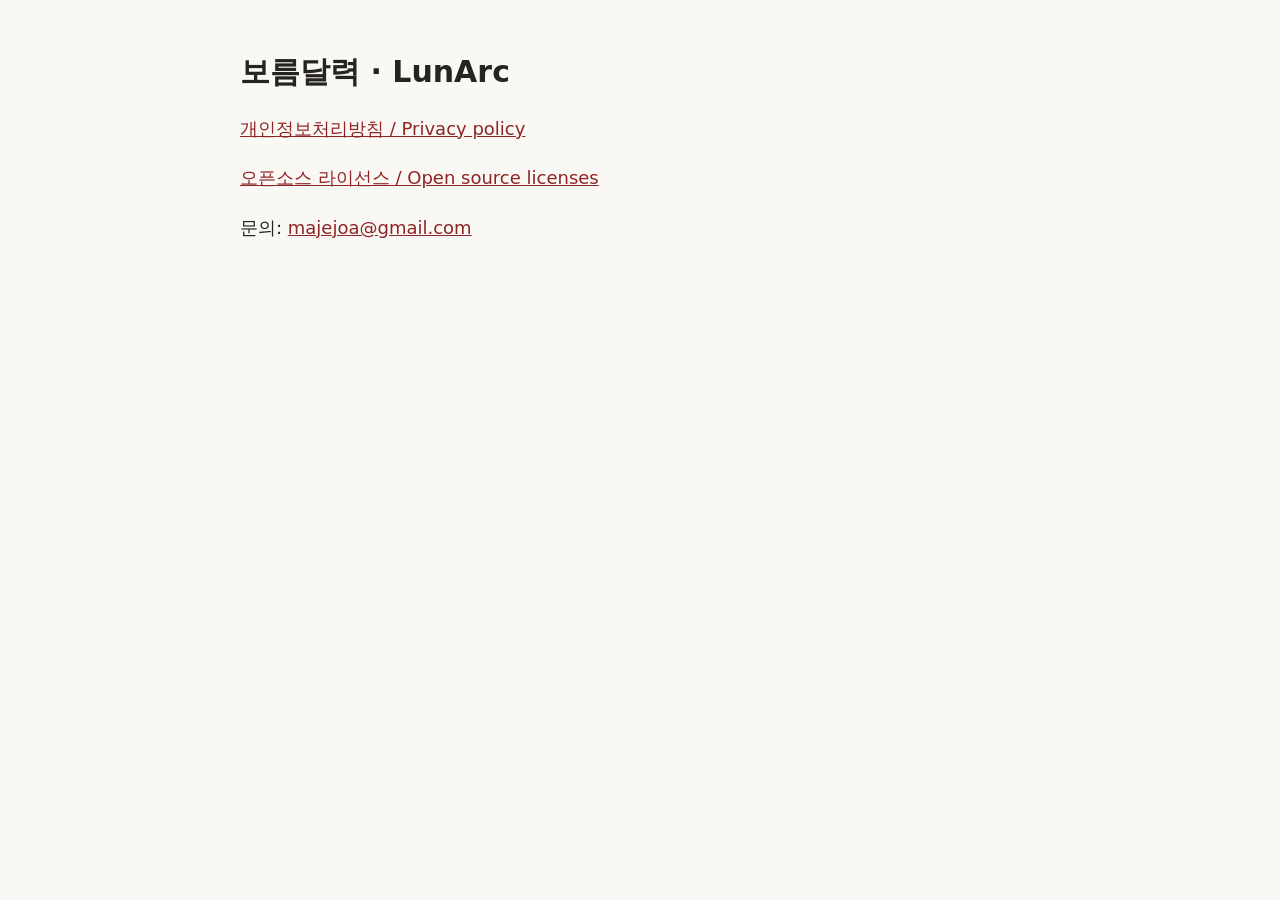
<file: index.html>
<!doctype html><html lang="ko"><meta charset="utf-8"><meta name="viewport" content="width=device-width,initial-scale=1"><title>보름달력 · LunArc</title><link rel="stylesheet" href="style.css"><main><h1>보름달력 · LunArc</h1><p><a href="privacy.html">개인정보처리방침 / Privacy policy</a></p><p><a href="licenses.html">오픈소스 라이선스 / Open source licenses</a></p><p>문의: <a href="mailto:majejoa@gmail.com">majejoa@gmail.com</a></p></main></html>
</file>
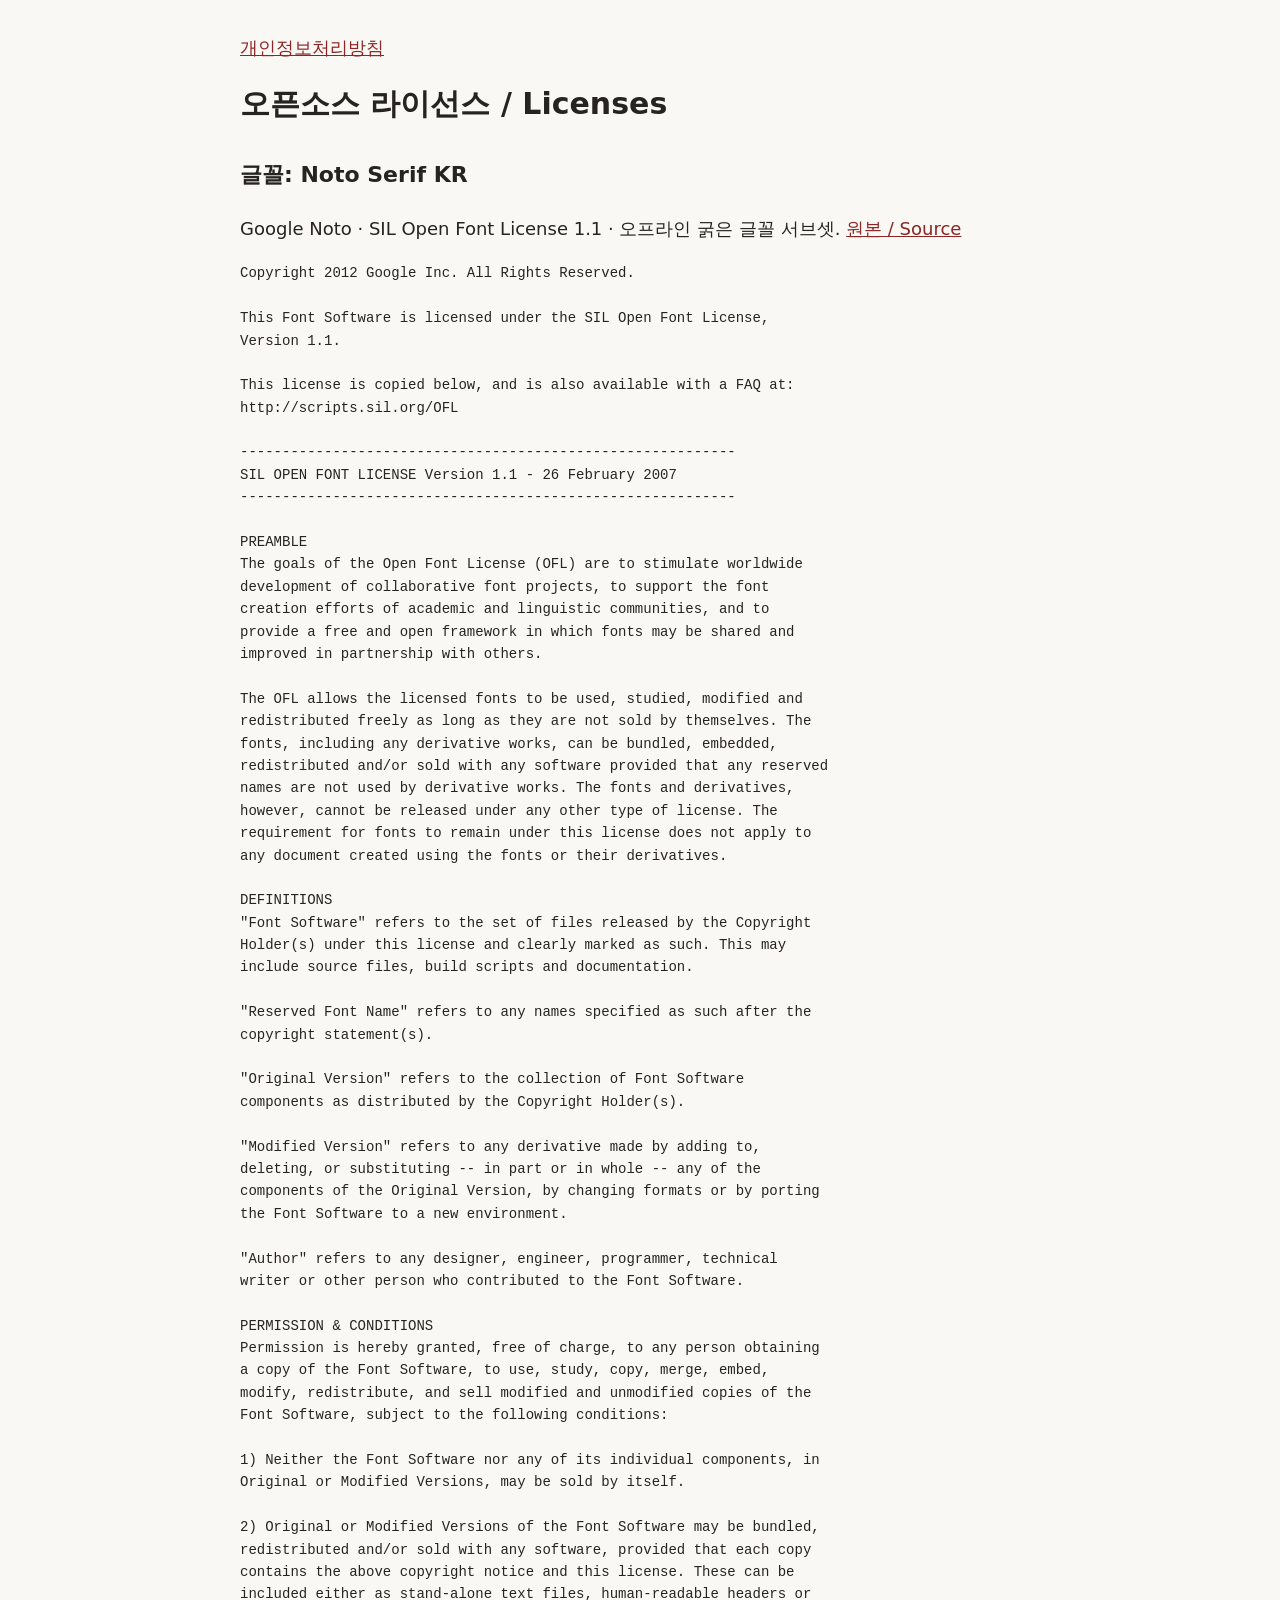
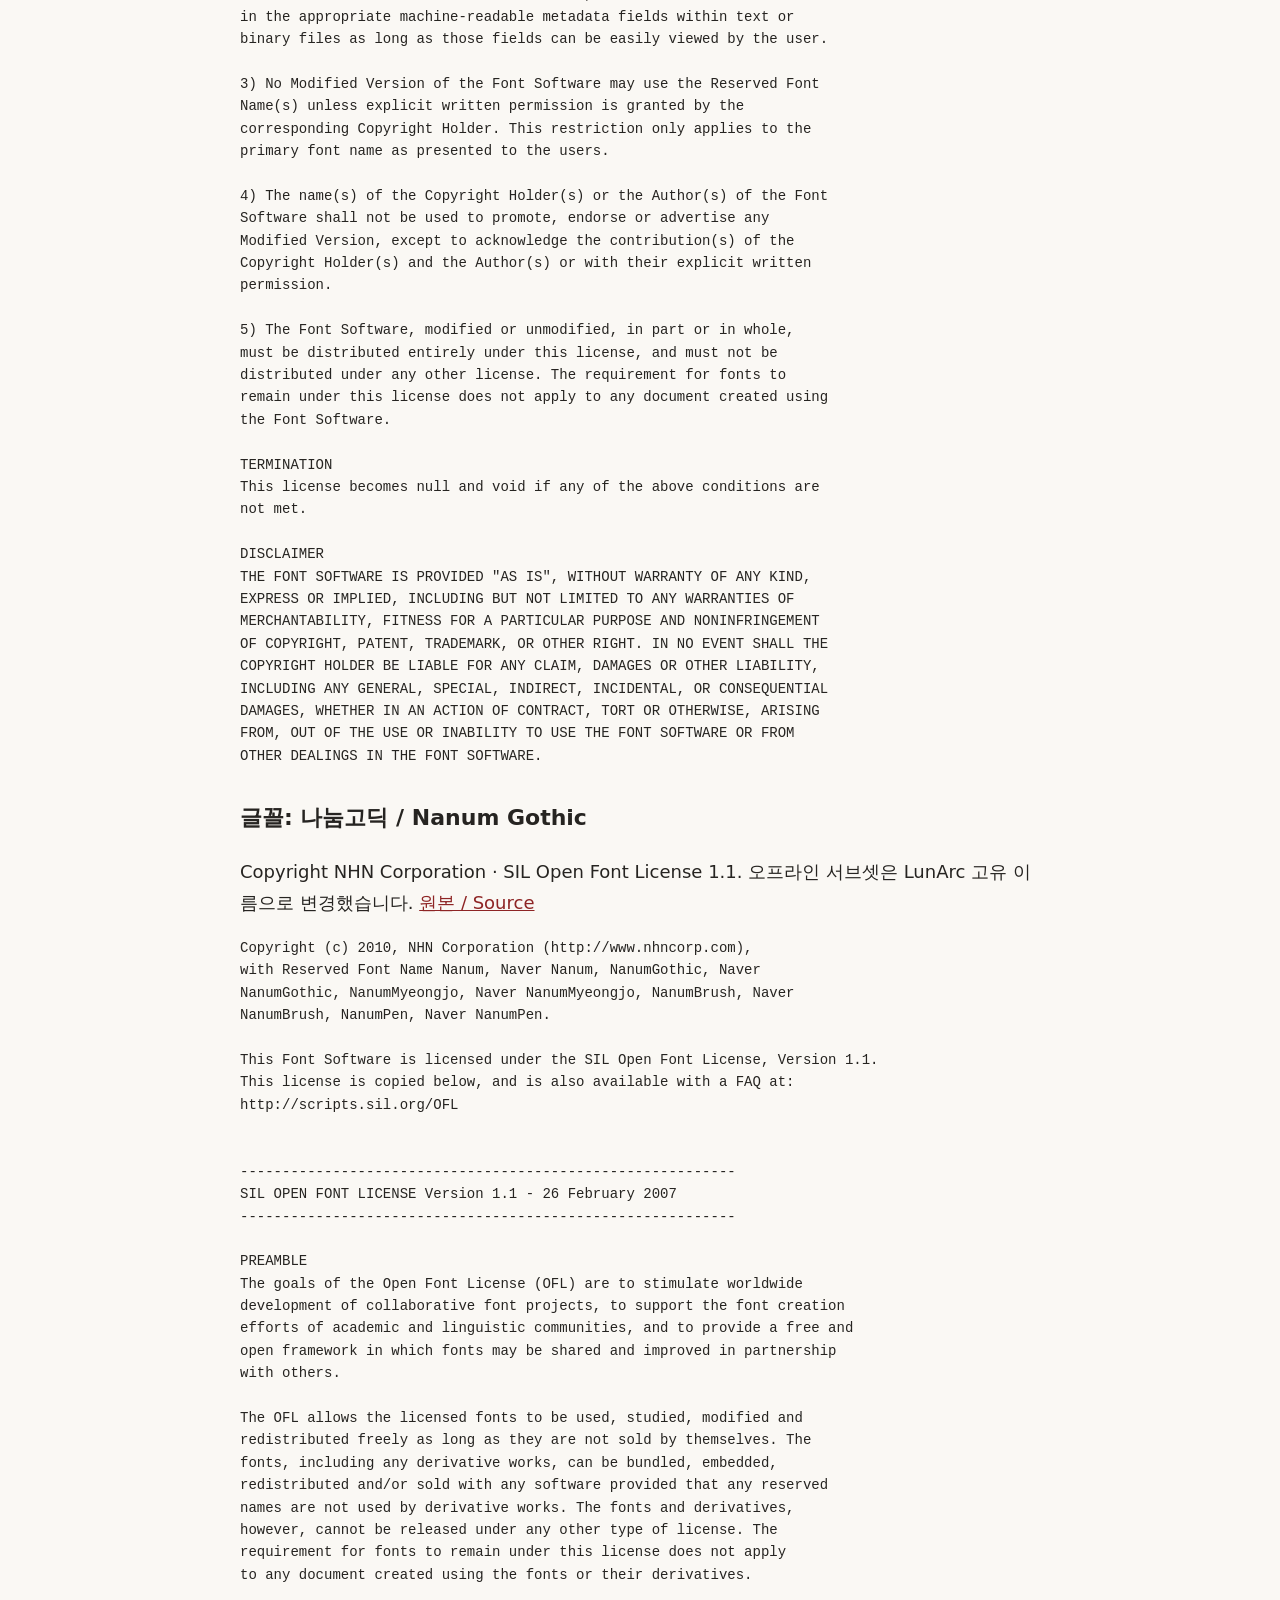
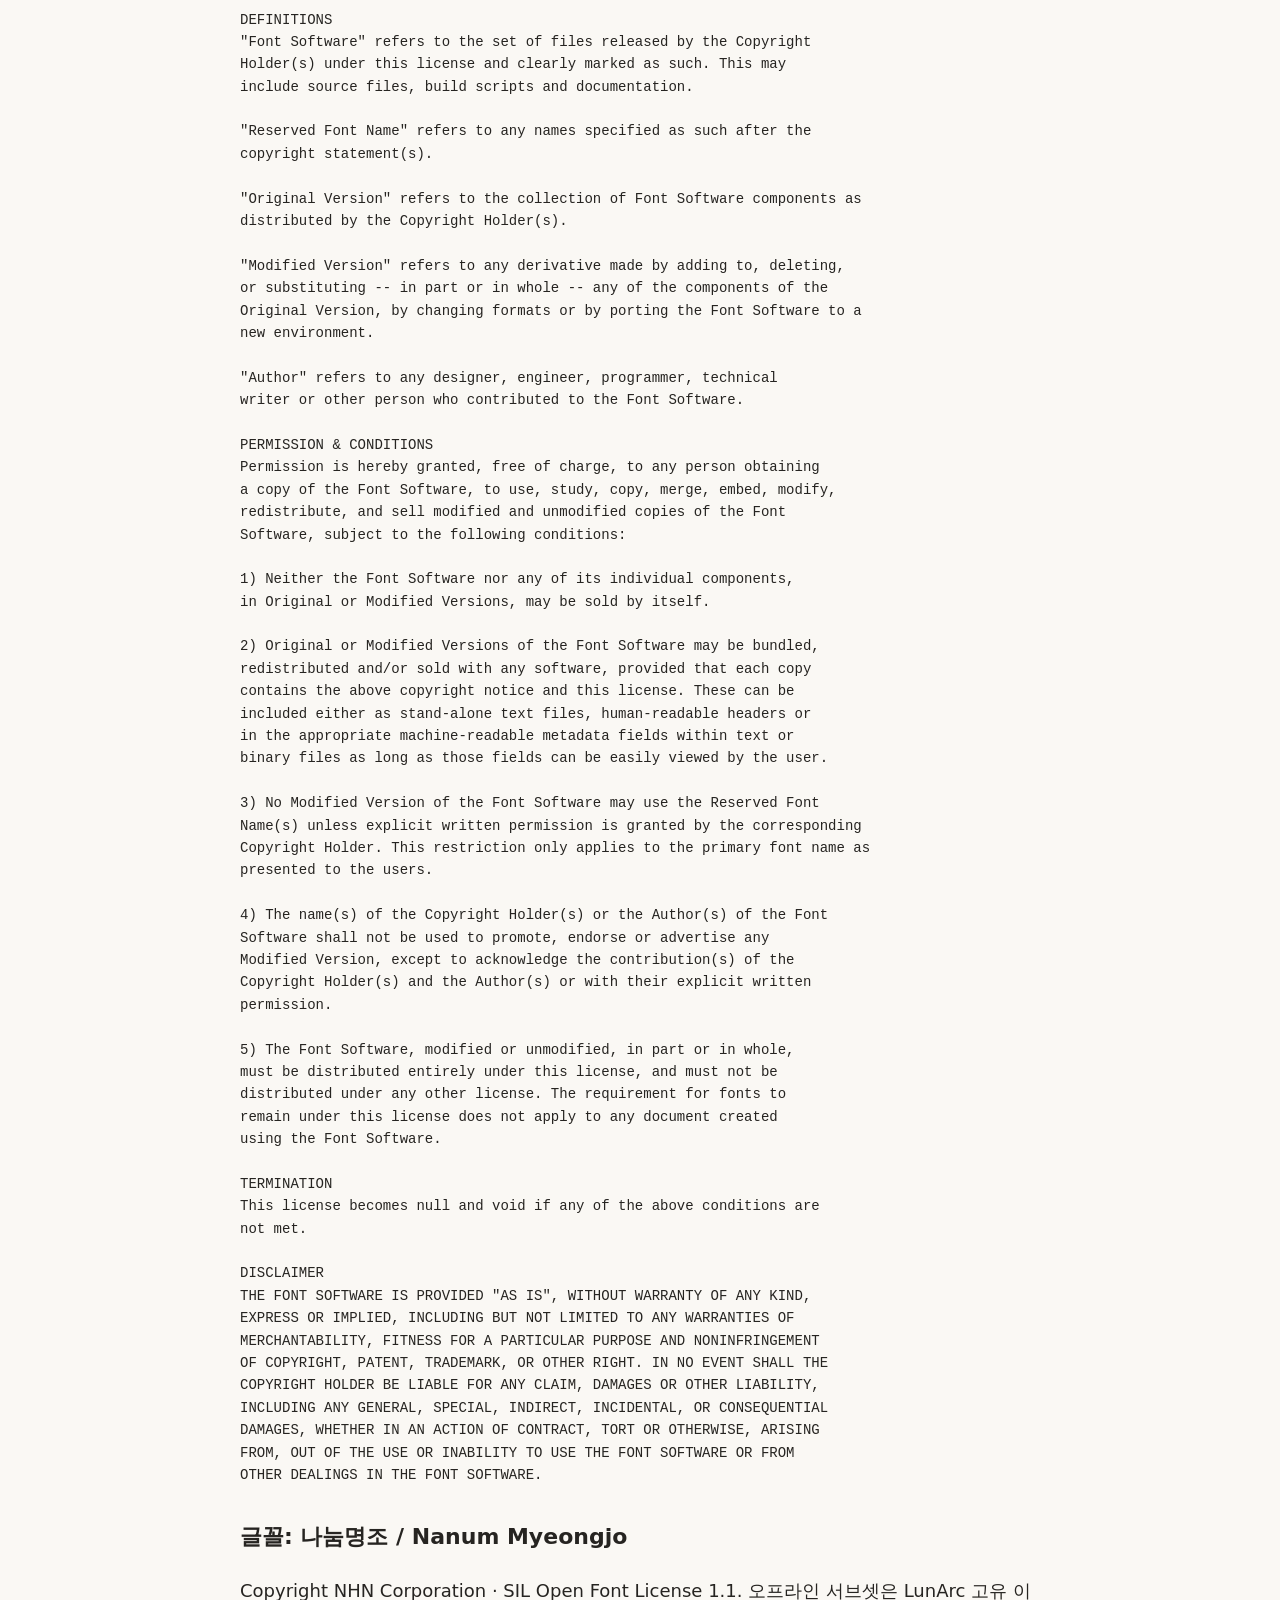
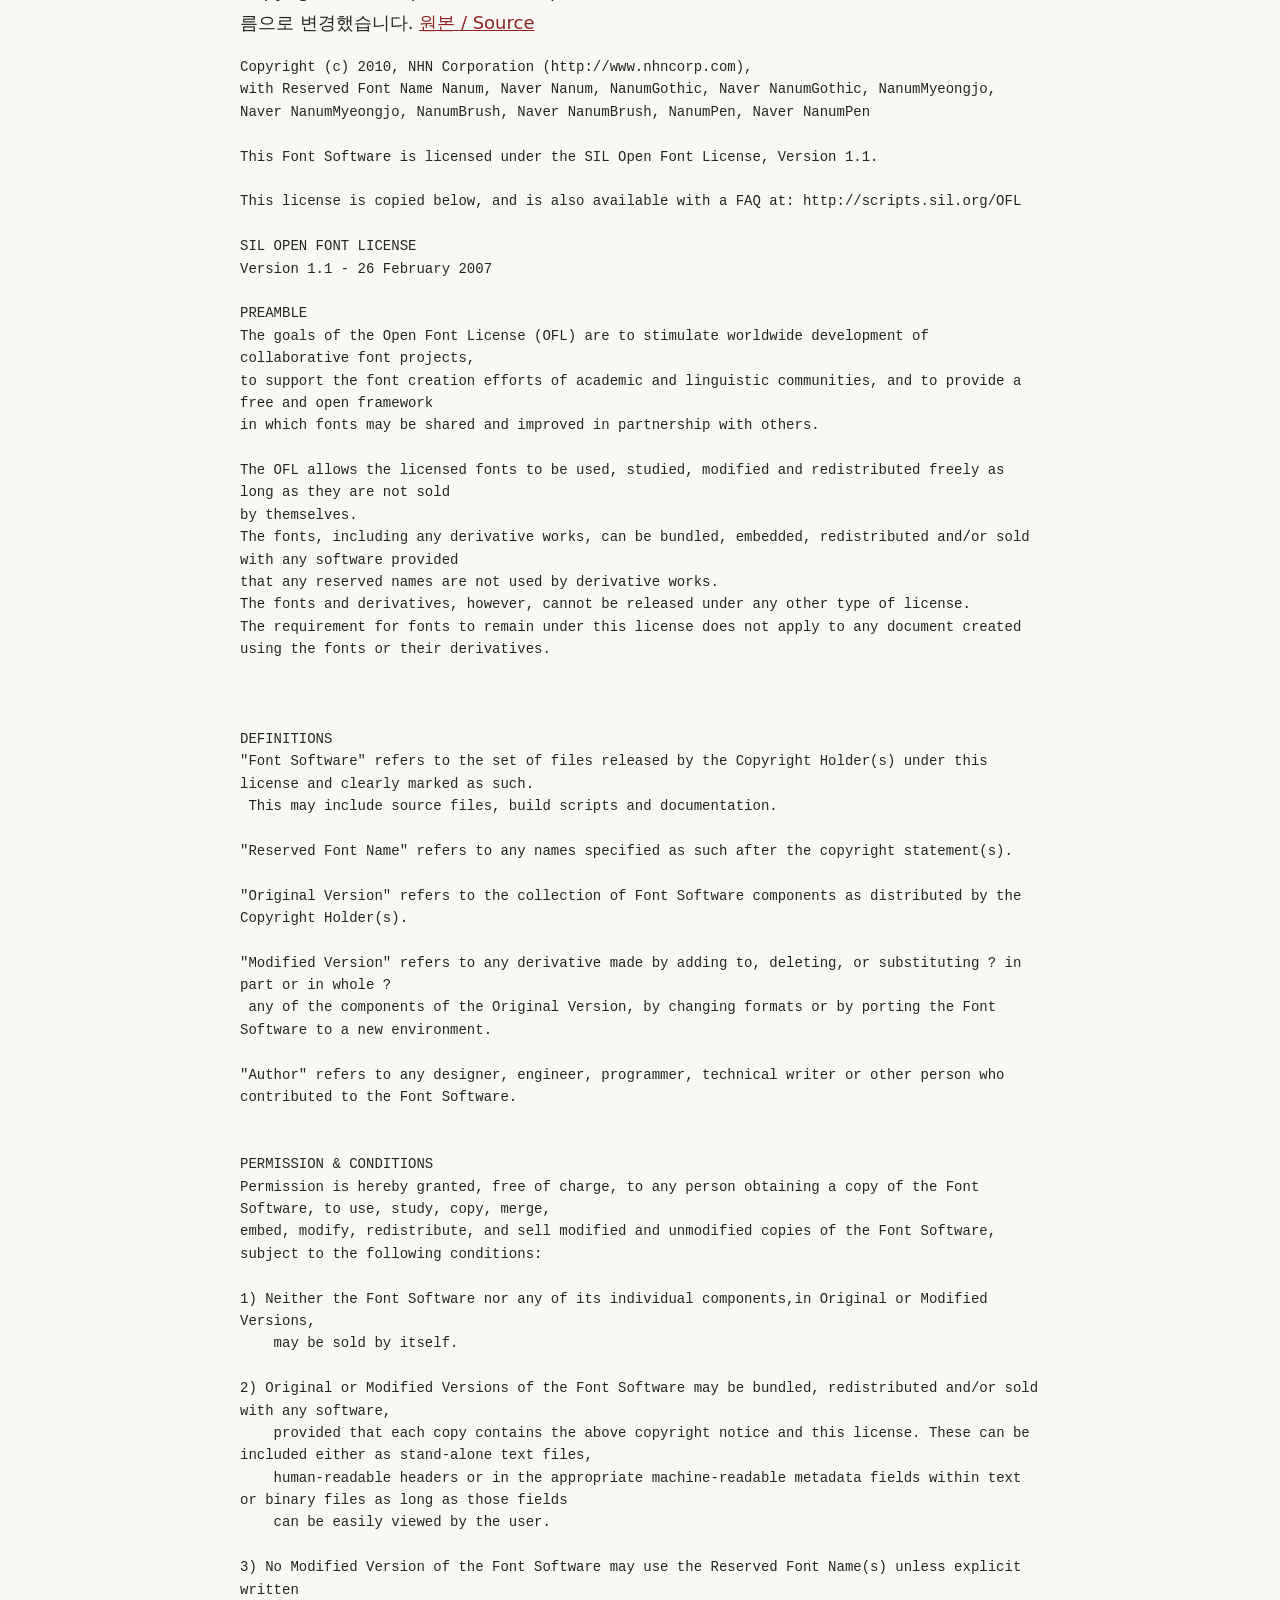
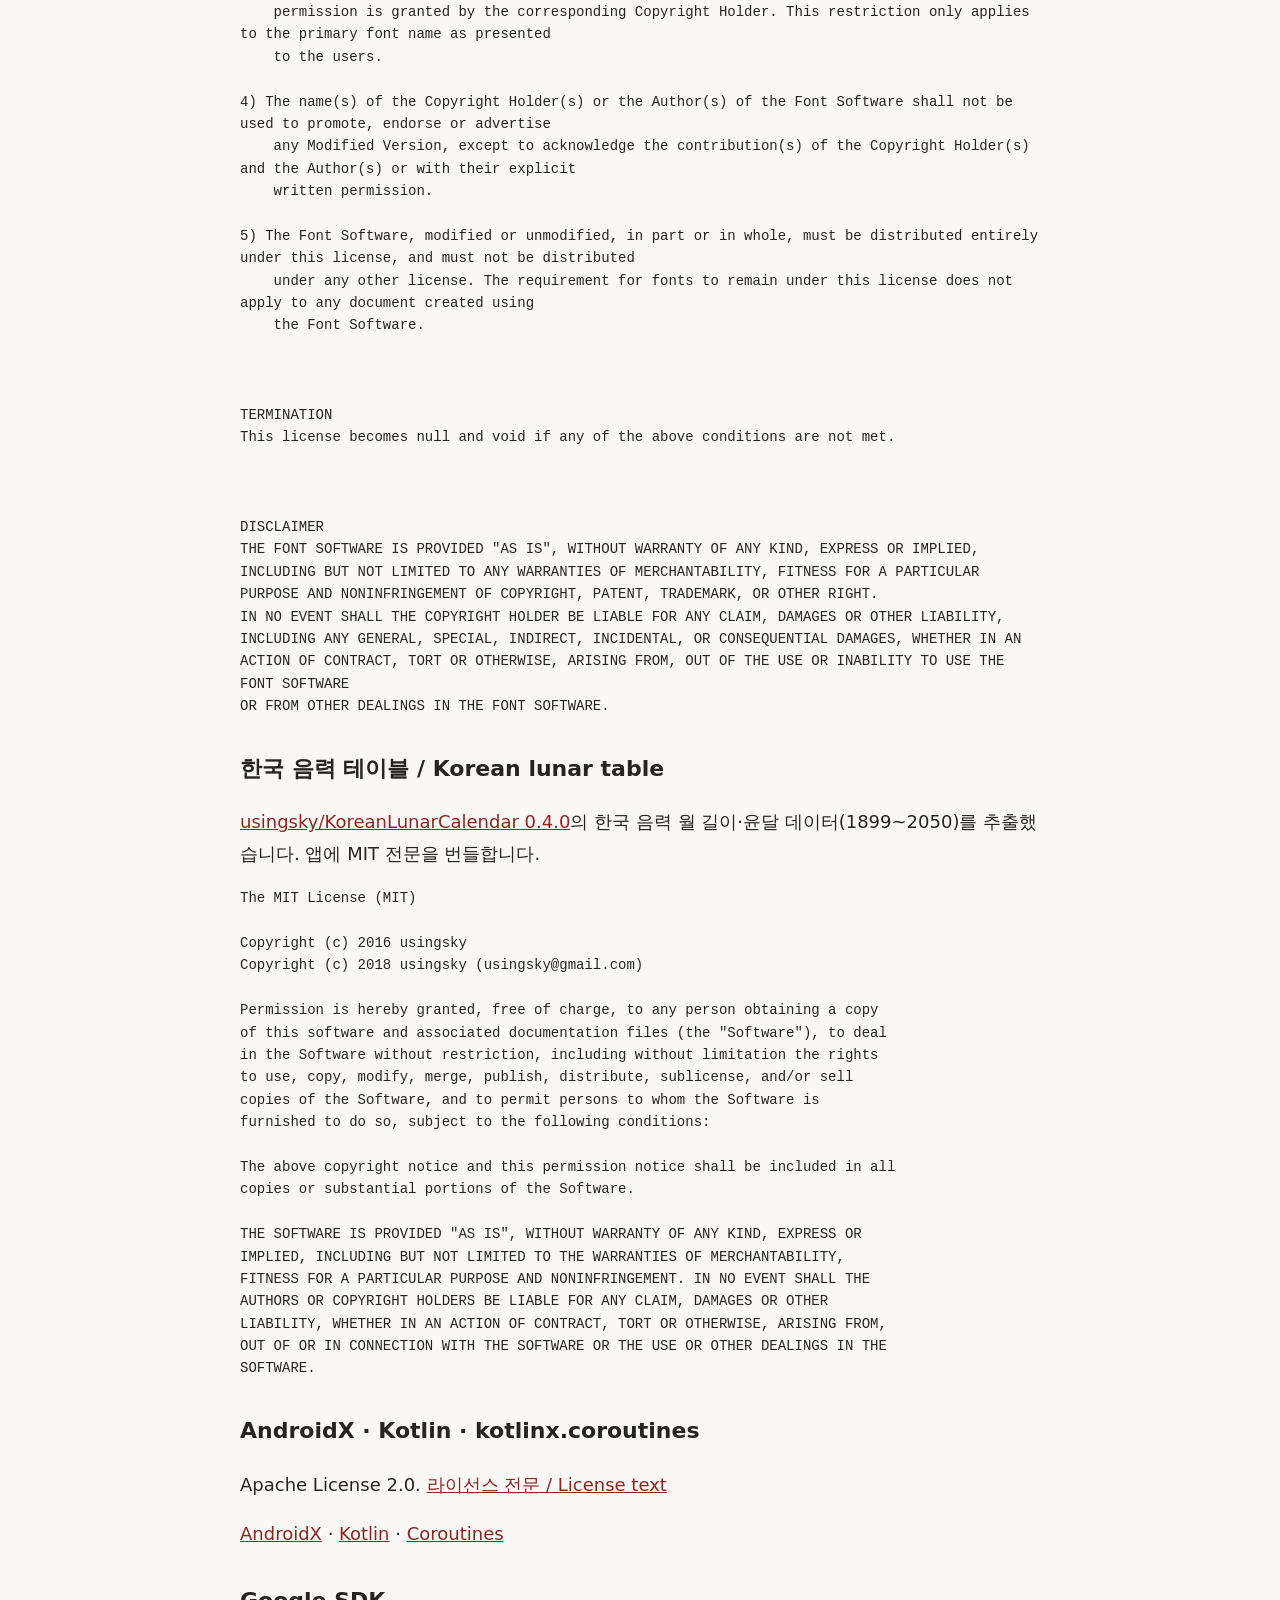
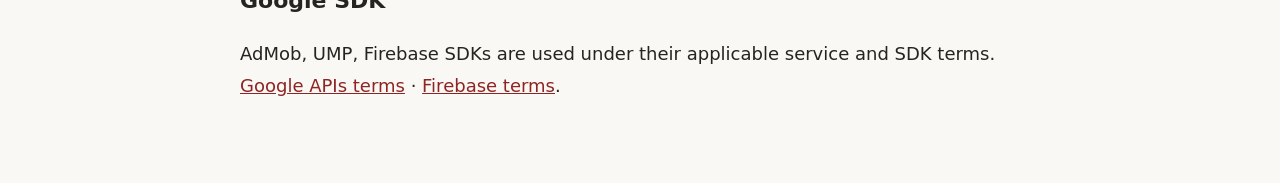
<file: licenses.html>
<!doctype html><html lang="ko"><meta charset="utf-8"><meta name="viewport" content="width=device-width,initial-scale=1"><title>LunArc 라이선스</title><link rel="stylesheet" href="style.css"><main><a href="privacy.html">개인정보처리방침</a><h1>오픈소스 라이선스 / Licenses</h1><h2>글꼴: Noto Serif KR</h2><p>Google Noto · SIL Open Font License 1.1 · 오프라인 굵은 글꼴 서브셋. <a href="https://github.com/notofonts/noto-cjk">원본 / Source</a></p><pre>Copyright 2012 Google Inc. All Rights Reserved.

This Font Software is licensed under the SIL Open Font License,
Version 1.1.

This license is copied below, and is also available with a FAQ at:
http://scripts.sil.org/OFL

-----------------------------------------------------------
SIL OPEN FONT LICENSE Version 1.1 - 26 February 2007
-----------------------------------------------------------

PREAMBLE
The goals of the Open Font License (OFL) are to stimulate worldwide
development of collaborative font projects, to support the font
creation efforts of academic and linguistic communities, and to
provide a free and open framework in which fonts may be shared and
improved in partnership with others.

The OFL allows the licensed fonts to be used, studied, modified and
redistributed freely as long as they are not sold by themselves. The
fonts, including any derivative works, can be bundled, embedded,
redistributed and/or sold with any software provided that any reserved
names are not used by derivative works. The fonts and derivatives,
however, cannot be released under any other type of license. The
requirement for fonts to remain under this license does not apply to
any document created using the fonts or their derivatives.

DEFINITIONS
"Font Software" refers to the set of files released by the Copyright
Holder(s) under this license and clearly marked as such. This may
include source files, build scripts and documentation.

"Reserved Font Name" refers to any names specified as such after the
copyright statement(s).

"Original Version" refers to the collection of Font Software
components as distributed by the Copyright Holder(s).

"Modified Version" refers to any derivative made by adding to,
deleting, or substituting -- in part or in whole -- any of the
components of the Original Version, by changing formats or by porting
the Font Software to a new environment.

"Author" refers to any designer, engineer, programmer, technical
writer or other person who contributed to the Font Software.

PERMISSION &amp; CONDITIONS
Permission is hereby granted, free of charge, to any person obtaining
a copy of the Font Software, to use, study, copy, merge, embed,
modify, redistribute, and sell modified and unmodified copies of the
Font Software, subject to the following conditions:

1) Neither the Font Software nor any of its individual components, in
Original or Modified Versions, may be sold by itself.

2) Original or Modified Versions of the Font Software may be bundled,
redistributed and/or sold with any software, provided that each copy
contains the above copyright notice and this license. These can be
included either as stand-alone text files, human-readable headers or
in the appropriate machine-readable metadata fields within text or
binary files as long as those fields can be easily viewed by the user.

3) No Modified Version of the Font Software may use the Reserved Font
Name(s) unless explicit written permission is granted by the
corresponding Copyright Holder. This restriction only applies to the
primary font name as presented to the users.

4) The name(s) of the Copyright Holder(s) or the Author(s) of the Font
Software shall not be used to promote, endorse or advertise any
Modified Version, except to acknowledge the contribution(s) of the
Copyright Holder(s) and the Author(s) or with their explicit written
permission.

5) The Font Software, modified or unmodified, in part or in whole,
must be distributed entirely under this license, and must not be
distributed under any other license. The requirement for fonts to
remain under this license does not apply to any document created using
the Font Software.

TERMINATION
This license becomes null and void if any of the above conditions are
not met.

DISCLAIMER
THE FONT SOFTWARE IS PROVIDED "AS IS", WITHOUT WARRANTY OF ANY KIND,
EXPRESS OR IMPLIED, INCLUDING BUT NOT LIMITED TO ANY WARRANTIES OF
MERCHANTABILITY, FITNESS FOR A PARTICULAR PURPOSE AND NONINFRINGEMENT
OF COPYRIGHT, PATENT, TRADEMARK, OR OTHER RIGHT. IN NO EVENT SHALL THE
COPYRIGHT HOLDER BE LIABLE FOR ANY CLAIM, DAMAGES OR OTHER LIABILITY,
INCLUDING ANY GENERAL, SPECIAL, INDIRECT, INCIDENTAL, OR CONSEQUENTIAL
DAMAGES, WHETHER IN AN ACTION OF CONTRACT, TORT OR OTHERWISE, ARISING
FROM, OUT OF THE USE OR INABILITY TO USE THE FONT SOFTWARE OR FROM
OTHER DEALINGS IN THE FONT SOFTWARE.
</pre>
<h2>글꼴: 나눔고딕 / Nanum Gothic</h2><p>Copyright NHN Corporation · SIL Open Font License 1.1. 오프라인 서브셋은 LunArc 고유 이름으로 변경했습니다. <a href="https://raw.githubusercontent.com/google/fonts/245b697e303885b8b8373d75459623eee23259fb/ofl/nanumgothic/NanumGothic-Bold.ttf">원본 / Source</a></p><pre>Copyright (c) 2010, NHN Corporation (http://www.nhncorp.com),
with Reserved Font Name Nanum, Naver Nanum, NanumGothic, Naver
NanumGothic, NanumMyeongjo, Naver NanumMyeongjo, NanumBrush, Naver
NanumBrush, NanumPen, Naver NanumPen.

This Font Software is licensed under the SIL Open Font License, Version 1.1.
This license is copied below, and is also available with a FAQ at:
http://scripts.sil.org/OFL


-----------------------------------------------------------
SIL OPEN FONT LICENSE Version 1.1 - 26 February 2007
-----------------------------------------------------------

PREAMBLE
The goals of the Open Font License (OFL) are to stimulate worldwide
development of collaborative font projects, to support the font creation
efforts of academic and linguistic communities, and to provide a free and
open framework in which fonts may be shared and improved in partnership
with others.

The OFL allows the licensed fonts to be used, studied, modified and
redistributed freely as long as they are not sold by themselves. The
fonts, including any derivative works, can be bundled, embedded,
redistributed and/or sold with any software provided that any reserved
names are not used by derivative works. The fonts and derivatives,
however, cannot be released under any other type of license. The
requirement for fonts to remain under this license does not apply
to any document created using the fonts or their derivatives.

DEFINITIONS
"Font Software" refers to the set of files released by the Copyright
Holder(s) under this license and clearly marked as such. This may
include source files, build scripts and documentation.

"Reserved Font Name" refers to any names specified as such after the
copyright statement(s).

"Original Version" refers to the collection of Font Software components as
distributed by the Copyright Holder(s).

"Modified Version" refers to any derivative made by adding to, deleting,
or substituting -- in part or in whole -- any of the components of the
Original Version, by changing formats or by porting the Font Software to a
new environment.

"Author" refers to any designer, engineer, programmer, technical
writer or other person who contributed to the Font Software.

PERMISSION &amp; CONDITIONS
Permission is hereby granted, free of charge, to any person obtaining
a copy of the Font Software, to use, study, copy, merge, embed, modify,
redistribute, and sell modified and unmodified copies of the Font
Software, subject to the following conditions:

1) Neither the Font Software nor any of its individual components,
in Original or Modified Versions, may be sold by itself.

2) Original or Modified Versions of the Font Software may be bundled,
redistributed and/or sold with any software, provided that each copy
contains the above copyright notice and this license. These can be
included either as stand-alone text files, human-readable headers or
in the appropriate machine-readable metadata fields within text or
binary files as long as those fields can be easily viewed by the user.

3) No Modified Version of the Font Software may use the Reserved Font
Name(s) unless explicit written permission is granted by the corresponding
Copyright Holder. This restriction only applies to the primary font name as
presented to the users.

4) The name(s) of the Copyright Holder(s) or the Author(s) of the Font
Software shall not be used to promote, endorse or advertise any
Modified Version, except to acknowledge the contribution(s) of the
Copyright Holder(s) and the Author(s) or with their explicit written
permission.

5) The Font Software, modified or unmodified, in part or in whole,
must be distributed entirely under this license, and must not be
distributed under any other license. The requirement for fonts to
remain under this license does not apply to any document created
using the Font Software.

TERMINATION
This license becomes null and void if any of the above conditions are
not met.

DISCLAIMER
THE FONT SOFTWARE IS PROVIDED "AS IS", WITHOUT WARRANTY OF ANY KIND,
EXPRESS OR IMPLIED, INCLUDING BUT NOT LIMITED TO ANY WARRANTIES OF
MERCHANTABILITY, FITNESS FOR A PARTICULAR PURPOSE AND NONINFRINGEMENT
OF COPYRIGHT, PATENT, TRADEMARK, OR OTHER RIGHT. IN NO EVENT SHALL THE
COPYRIGHT HOLDER BE LIABLE FOR ANY CLAIM, DAMAGES OR OTHER LIABILITY,
INCLUDING ANY GENERAL, SPECIAL, INDIRECT, INCIDENTAL, OR CONSEQUENTIAL
DAMAGES, WHETHER IN AN ACTION OF CONTRACT, TORT OR OTHERWISE, ARISING
FROM, OUT OF THE USE OR INABILITY TO USE THE FONT SOFTWARE OR FROM
OTHER DEALINGS IN THE FONT SOFTWARE.
</pre>
<h2>글꼴: 나눔명조 / Nanum Myeongjo</h2><p>Copyright NHN Corporation · SIL Open Font License 1.1. 오프라인 서브셋은 LunArc 고유 이름으로 변경했습니다. <a href="https://raw.githubusercontent.com/google/fonts/88c1e20fc00d7119afe4d4be3227cf3853ede956/ofl/nanummyeongjo/NanumMyeongjo-ExtraBold.ttf">원본 / Source</a></p><pre>Copyright (c) 2010, NHN Corporation (http://www.nhncorp.com),
with Reserved Font Name Nanum, Naver Nanum, NanumGothic, Naver NanumGothic, NanumMyeongjo,
Naver NanumMyeongjo, NanumBrush, Naver NanumBrush, NanumPen, Naver NanumPen

This Font Software is licensed under the SIL Open Font License, Version 1.1.

This license is copied below, and is also available with a FAQ at: http://scripts.sil.org/OFL

SIL OPEN FONT LICENSE
Version 1.1 - 26 February 2007

PREAMBLE
The goals of the Open Font License (OFL) are to stimulate worldwide development of collaborative font projects,
to support the font creation efforts of academic and linguistic communities, and to provide a free and open framework
in which fonts may be shared and improved in partnership with others.

The OFL allows the licensed fonts to be used, studied, modified and redistributed freely as long as they are not sold
by themselves.
The fonts, including any derivative works, can be bundled, embedded, redistributed and/or sold with any software provided
that any reserved names are not used by derivative works.
The fonts and derivatives, however, cannot be released under any other type of license.
The requirement for fonts to remain under this license does not apply to any document created using the fonts or their derivatives.



DEFINITIONS
"Font Software" refers to the set of files released by the Copyright Holder(s) under this license and clearly marked as such.
 This may include source files, build scripts and documentation.

"Reserved Font Name" refers to any names specified as such after the copyright statement(s).

"Original Version" refers to the collection of Font Software components as distributed by the Copyright Holder(s).

"Modified Version" refers to any derivative made by adding to, deleting, or substituting ? in part or in whole ?
 any of the components of the Original Version, by changing formats or by porting the Font Software to a new environment.

"Author" refers to any designer, engineer, programmer, technical writer or other person who contributed to the Font Software.


PERMISSION &amp; CONDITIONS
Permission is hereby granted, free of charge, to any person obtaining a copy of the Font Software, to use, study, copy, merge,
embed, modify, redistribute, and sell modified and unmodified copies of the Font Software, subject to the following conditions:

1) Neither the Font Software nor any of its individual components,in Original or Modified Versions,
    may be sold by itself.

2) Original or Modified Versions of the Font Software may be bundled, redistributed and/or sold with any software,
    provided that each copy contains the above copyright notice and this license. These can be included either as stand-alone text files,
    human-readable headers or in the appropriate machine-readable metadata fields within text or binary files as long as those fields
    can be easily viewed by the user.

3) No Modified Version of the Font Software may use the Reserved Font Name(s) unless explicit written
    permission is granted by the corresponding Copyright Holder. This restriction only applies to the primary font name as presented
    to the users.

4) The name(s) of the Copyright Holder(s) or the Author(s) of the Font Software shall not be used to promote, endorse or advertise
    any Modified Version, except to acknowledge the contribution(s) of the Copyright Holder(s) and the Author(s) or with their explicit
    written permission.

5) The Font Software, modified or unmodified, in part or in whole, must be distributed entirely under this license, and must not be distributed
    under any other license. The requirement for fonts to remain under this license does not apply to any document created using
    the Font Software.



TERMINATION
This license becomes null and void if any of the above conditions are not met.



DISCLAIMER
THE FONT SOFTWARE IS PROVIDED "AS IS", WITHOUT WARRANTY OF ANY KIND, EXPRESS OR IMPLIED,
INCLUDING BUT NOT LIMITED TO ANY WARRANTIES OF MERCHANTABILITY, FITNESS FOR A PARTICULAR PURPOSE AND NONINFRINGEMENT OF COPYRIGHT, PATENT, TRADEMARK, OR OTHER RIGHT.
IN NO EVENT SHALL THE COPYRIGHT HOLDER BE LIABLE FOR ANY CLAIM, DAMAGES OR OTHER LIABILITY,
INCLUDING ANY GENERAL, SPECIAL, INDIRECT, INCIDENTAL, OR CONSEQUENTIAL DAMAGES, WHETHER IN AN ACTION OF CONTRACT, TORT OR OTHERWISE, ARISING FROM, OUT OF THE USE OR INABILITY TO USE THE FONT SOFTWARE
OR FROM OTHER DEALINGS IN THE FONT SOFTWARE.
</pre>
<h2>한국 음력 테이블 / Korean lunar table</h2><p><a href="https://github.com/usingsky/KoreanLunarCalendar/tree/10341516213ae1faeffb7a4b0f96a42b2e565e0c">usingsky/KoreanLunarCalendar 0.4.0</a>의 한국 음력 월 길이·윤달 데이터(1899~2050)를 추출했습니다. 앱에 MIT 전문을 번들합니다.</p><pre>The MIT License (MIT)

Copyright (c) 2016 usingsky
Copyright (c) 2018 usingsky (usingsky@gmail.com)

Permission is hereby granted, free of charge, to any person obtaining a copy
of this software and associated documentation files (the "Software"), to deal
in the Software without restriction, including without limitation the rights
to use, copy, modify, merge, publish, distribute, sublicense, and/or sell
copies of the Software, and to permit persons to whom the Software is
furnished to do so, subject to the following conditions:

The above copyright notice and this permission notice shall be included in all
copies or substantial portions of the Software.

THE SOFTWARE IS PROVIDED "AS IS", WITHOUT WARRANTY OF ANY KIND, EXPRESS OR
IMPLIED, INCLUDING BUT NOT LIMITED TO THE WARRANTIES OF MERCHANTABILITY,
FITNESS FOR A PARTICULAR PURPOSE AND NONINFRINGEMENT. IN NO EVENT SHALL THE
AUTHORS OR COPYRIGHT HOLDERS BE LIABLE FOR ANY CLAIM, DAMAGES OR OTHER
LIABILITY, WHETHER IN AN ACTION OF CONTRACT, TORT OR OTHERWISE, ARISING FROM,
OUT OF OR IN CONNECTION WITH THE SOFTWARE OR THE USE OR OTHER DEALINGS IN THE
SOFTWARE.
</pre>
<h2>AndroidX · Kotlin · kotlinx.coroutines</h2><p>Apache License 2.0. <a href="https://www.apache.org/licenses/LICENSE-2.0">라이선스 전문 / License text</a></p><p><a href="https://android.googlesource.com/platform/frameworks/support">AndroidX</a> · <a href="https://github.com/JetBrains/kotlin">Kotlin</a> · <a href="https://github.com/Kotlin/kotlinx.coroutines">Coroutines</a></p><h2>Google SDK</h2><p>AdMob, UMP, Firebase SDKs are used under their applicable service and SDK terms. <a href="https://developers.google.com/terms">Google APIs terms</a> · <a href="https://firebase.google.com/terms">Firebase terms</a>.</p></main></html>
</file>
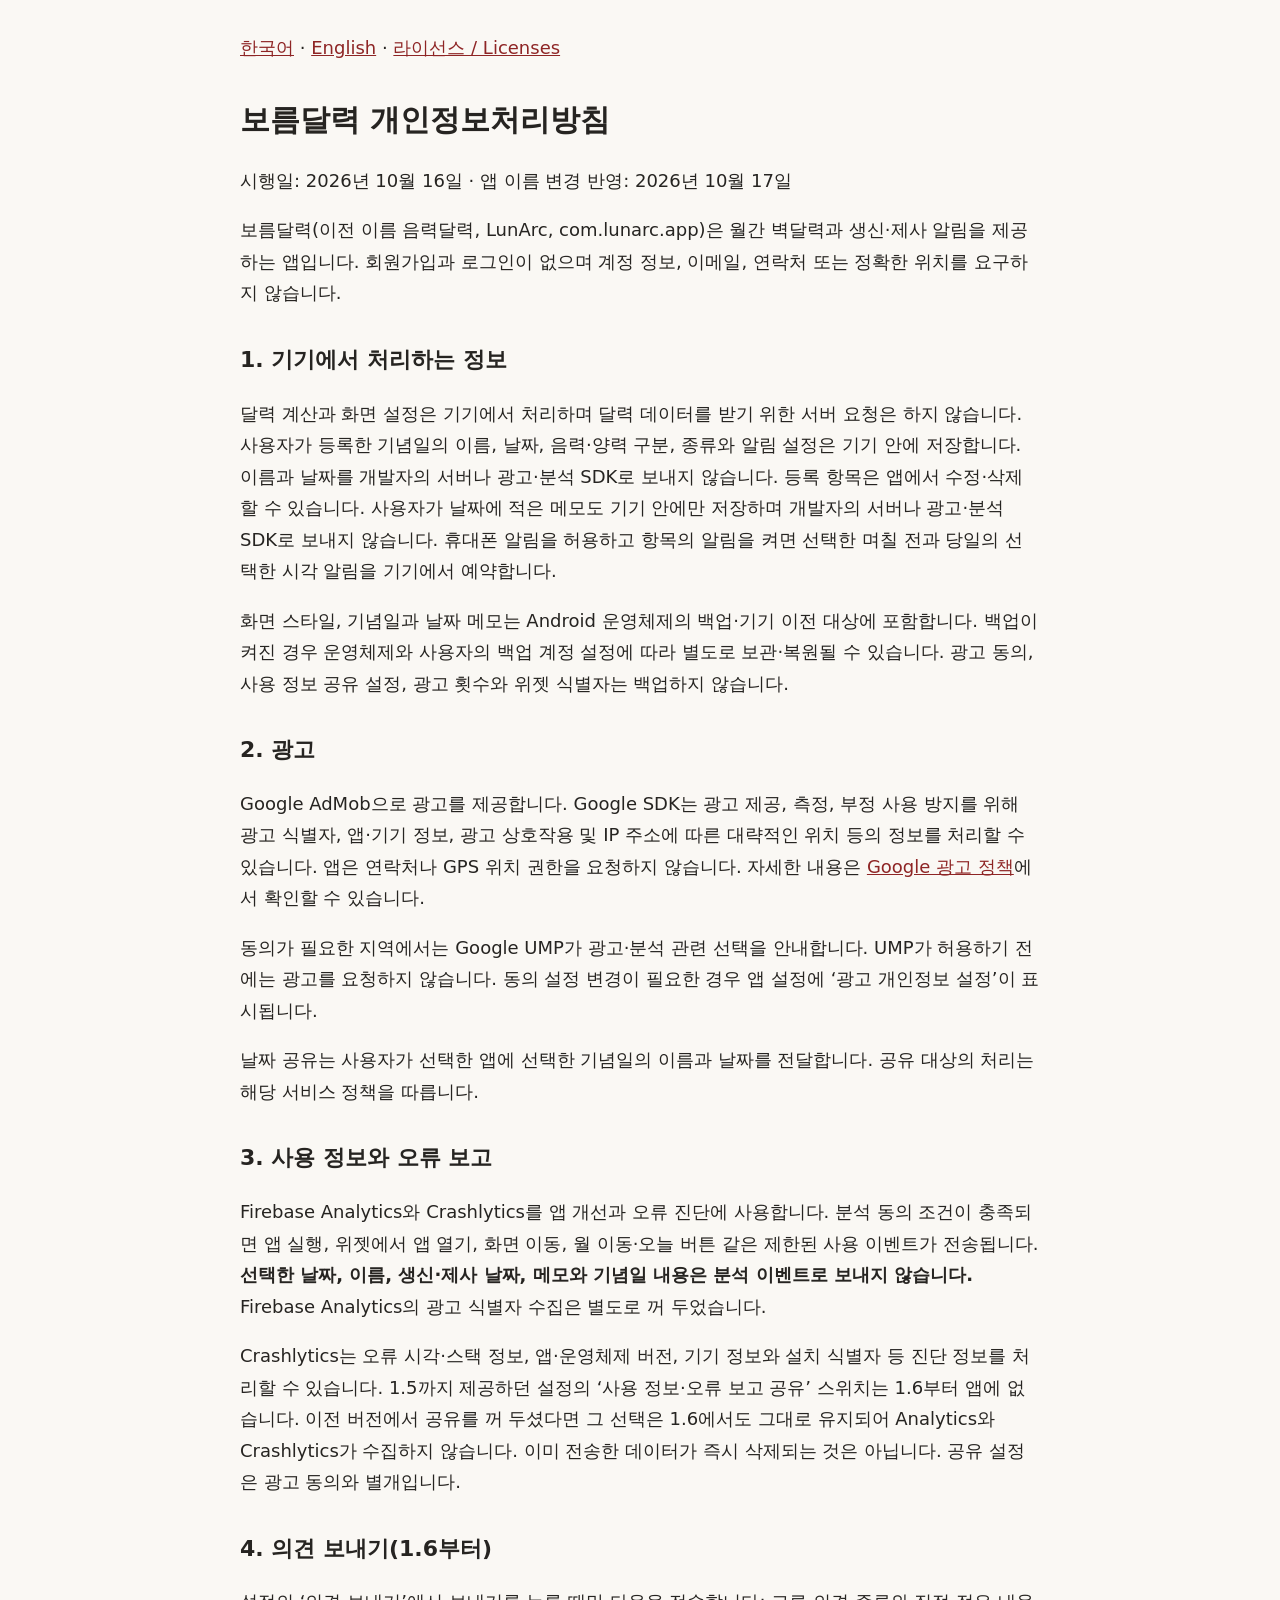
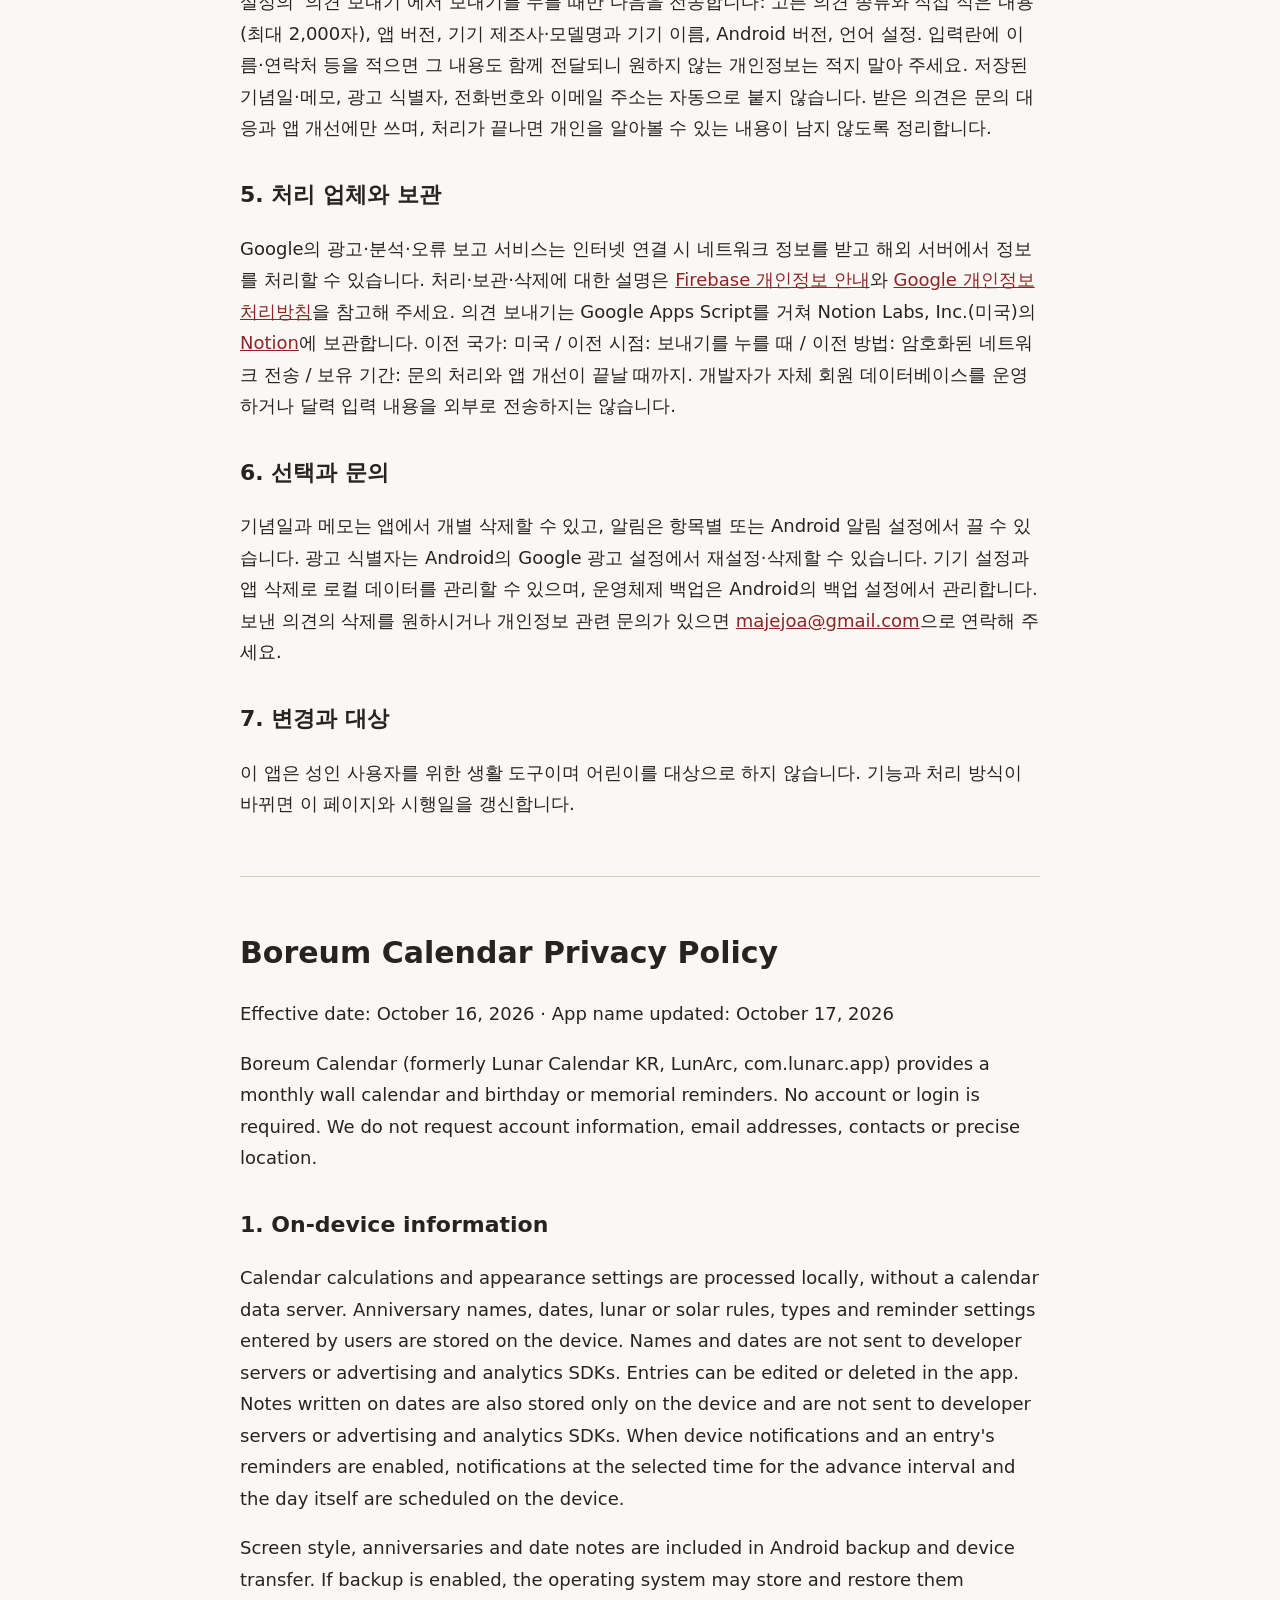
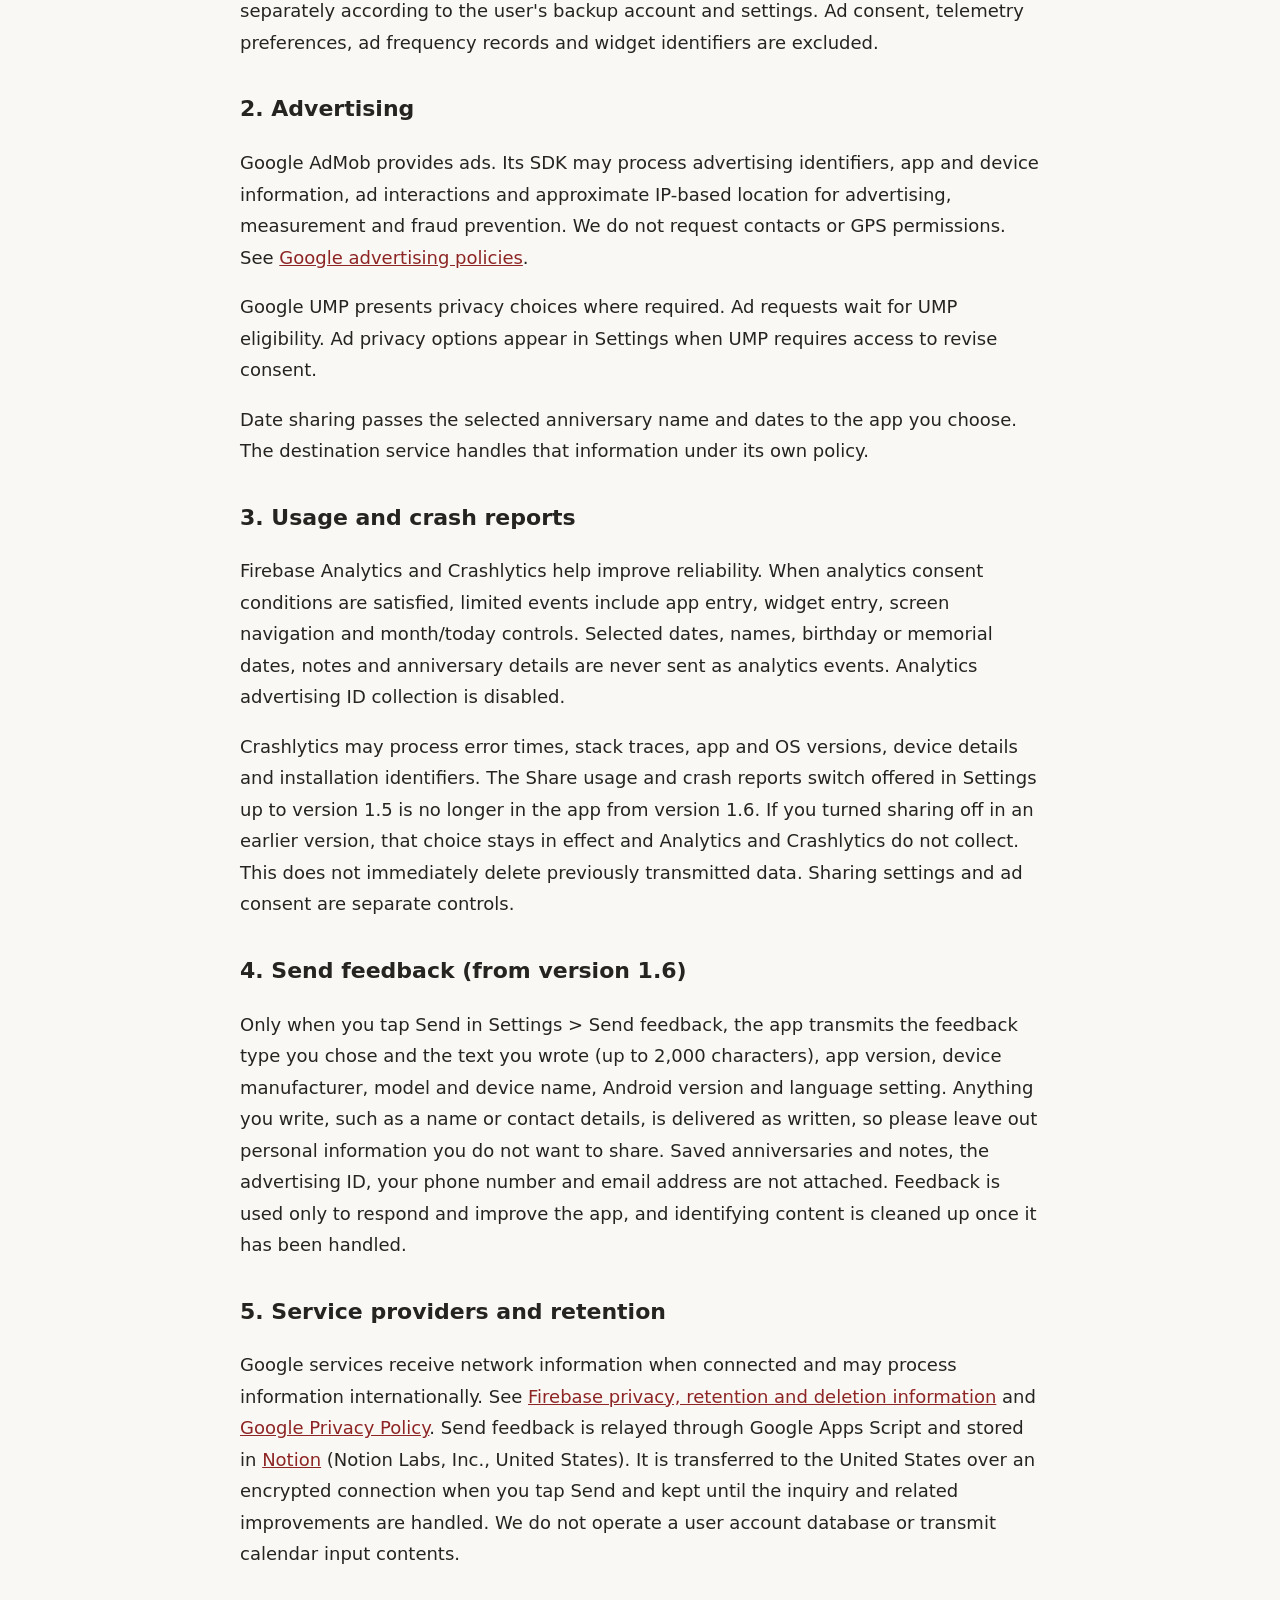
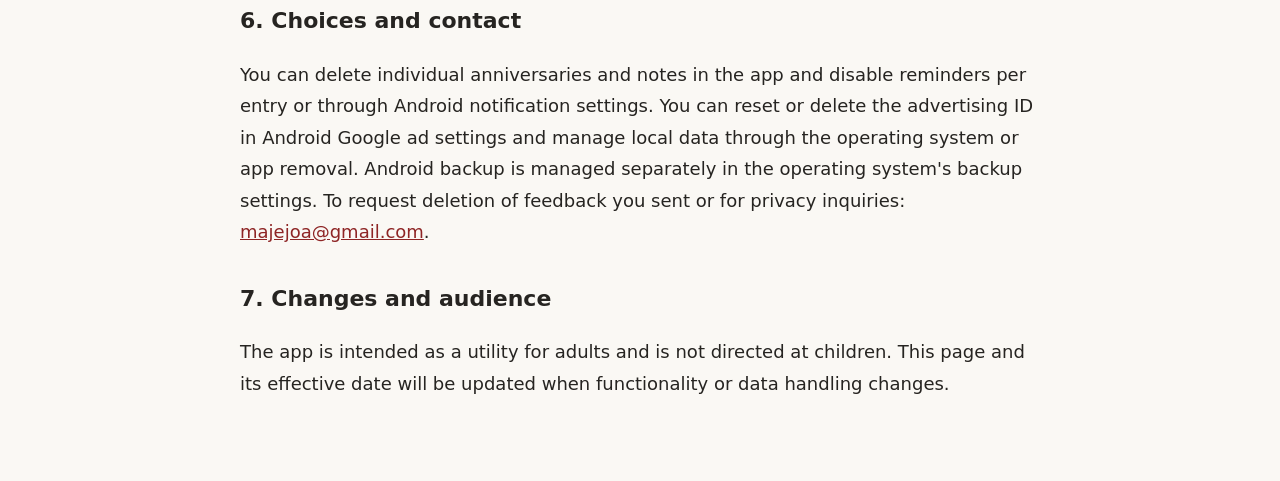
<file: privacy.html>
<!doctype html>
<html lang="ko"><head><meta charset="utf-8"><meta name="viewport" content="width=device-width,initial-scale=1"><title>보름달력 개인정보처리방침 · Boreum Calendar Privacy Policy</title><link rel="stylesheet" href="style.css"></head>
<body><main>
<nav><a href="#ko">한국어</a> · <a href="#en">English</a> · <a href="licenses.html">라이선스 / Licenses</a></nav>
<section id="ko">
<h1>보름달력 개인정보처리방침</h1><p>시행일: 2026년 10월 16일 · 앱 이름 변경 반영: 2026년 10월 17일</p>
<p>보름달력(이전 이름 음력달력, LunArc, com.lunarc.app)은 월간 벽달력과 생신·제사 알림을 제공하는 앱입니다. 회원가입과 로그인이 없으며 계정 정보, 이메일, 연락처 또는 정확한 위치를 요구하지 않습니다.</p>
<h2>1. 기기에서 처리하는 정보</h2><p>달력 계산과 화면 설정은 기기에서 처리하며 달력 데이터를 받기 위한 서버 요청은 하지 않습니다. 사용자가 등록한 기념일의 이름, 날짜, 음력·양력 구분, 종류와 알림 설정은 기기 안에 저장합니다. 이름과 날짜를 개발자의 서버나 광고·분석 SDK로 보내지 않습니다. 등록 항목은 앱에서 수정·삭제할 수 있습니다. 사용자가 날짜에 적은 메모도 기기 안에만 저장하며 개발자의 서버나 광고·분석 SDK로 보내지 않습니다. 휴대폰 알림을 허용하고 항목의 알림을 켜면 선택한 며칠 전과 당일의 선택한 시각 알림을 기기에서 예약합니다.</p><p>화면 스타일, 기념일과 날짜 메모는 Android 운영체제의 백업·기기 이전 대상에 포함합니다. 백업이 켜진 경우 운영체제와 사용자의 백업 계정 설정에 따라 별도로 보관·복원될 수 있습니다. 광고 동의, 사용 정보 공유 설정, 광고 횟수와 위젯 식별자는 백업하지 않습니다.</p>
<h2>2. 광고</h2><p>Google AdMob으로 광고를 제공합니다. Google SDK는 광고 제공, 측정, 부정 사용 방지를 위해 광고 식별자, 앱·기기 정보, 광고 상호작용 및 IP 주소에 따른 대략적인 위치 등의 정보를 처리할 수 있습니다. 앱은 연락처나 GPS 위치 권한을 요청하지 않습니다. 자세한 내용은 <a href="https://policies.google.com/technologies/ads">Google 광고 정책</a>에서 확인할 수 있습니다.</p>
<p>동의가 필요한 지역에서는 Google UMP가 광고·분석 관련 선택을 안내합니다. UMP가 허용하기 전에는 광고를 요청하지 않습니다. 동의 설정 변경이 필요한 경우 앱 설정에 ‘광고 개인정보 설정’이 표시됩니다.</p>
<p>날짜 공유는 사용자가 선택한 앱에 선택한 기념일의 이름과 날짜를 전달합니다. 공유 대상의 처리는 해당 서비스 정책을 따릅니다.</p>
<h2>3. 사용 정보와 오류 보고</h2><p>Firebase Analytics와 Crashlytics를 앱 개선과 오류 진단에 사용합니다. 분석 동의 조건이 충족되면 앱 실행, 위젯에서 앱 열기, 화면 이동, 월 이동·오늘 버튼 같은 제한된 사용 이벤트가 전송됩니다. <strong>선택한 날짜, 이름, 생신·제사 날짜, 메모와 기념일 내용은 분석 이벤트로 보내지 않습니다.</strong> Firebase Analytics의 광고 식별자 수집은 별도로 꺼 두었습니다.</p>
<p>Crashlytics는 오류 시각·스택 정보, 앱·운영체제 버전, 기기 정보와 설치 식별자 등 진단 정보를 처리할 수 있습니다. 1.5까지 제공하던 설정의 ‘사용 정보·오류 보고 공유’ 스위치는 1.6부터 앱에 없습니다. 이전 버전에서 공유를 꺼 두셨다면 그 선택은 1.6에서도 그대로 유지되어 Analytics와 Crashlytics가 수집하지 않습니다. 이미 전송한 데이터가 즉시 삭제되는 것은 아닙니다. 공유 설정은 광고 동의와 별개입니다.</p>
<h2>4. 의견 보내기(1.6부터)</h2><p>설정의 ‘의견 보내기’에서 보내기를 누를 때만 다음을 전송합니다: 고른 의견 종류와 직접 적은 내용(최대 2,000자), 앱 버전, 기기 제조사·모델명과 기기 이름, Android 버전, 언어 설정. 입력란에 이름·연락처 등을 적으면 그 내용도 함께 전달되니 원하지 않는 개인정보는 적지 말아 주세요. 저장된 기념일·메모, 광고 식별자, 전화번호와 이메일 주소는 자동으로 붙지 않습니다. 받은 의견은 문의 대응과 앱 개선에만 쓰며, 처리가 끝나면 개인을 알아볼 수 있는 내용이 남지 않도록 정리합니다.</p>
<h2>5. 처리 업체와 보관</h2><p>Google의 광고·분석·오류 보고 서비스는 인터넷 연결 시 네트워크 정보를 받고 해외 서버에서 정보를 처리할 수 있습니다. 처리·보관·삭제에 대한 설명은 <a href="https://firebase.google.com/support/privacy">Firebase 개인정보 안내</a>와 <a href="https://policies.google.com/privacy">Google 개인정보처리방침</a>을 참고해 주세요. 의견 보내기는 Google Apps Script를 거쳐 Notion Labs, Inc.(미국)의 <a href="https://www.notion.com/notion/privacy">Notion</a>에 보관합니다. 이전 국가: 미국 / 이전 시점: 보내기를 누를 때 / 이전 방법: 암호화된 네트워크 전송 / 보유 기간: 문의 처리와 앱 개선이 끝날 때까지. 개발자가 자체 회원 데이터베이스를 운영하거나 달력 입력 내용을 외부로 전송하지는 않습니다.</p>
<h2>6. 선택과 문의</h2><p>기념일과 메모는 앱에서 개별 삭제할 수 있고, 알림은 항목별 또는 Android 알림 설정에서 끌 수 있습니다. 광고 식별자는 Android의 Google 광고 설정에서 재설정·삭제할 수 있습니다. 기기 설정과 앱 삭제로 로컬 데이터를 관리할 수 있으며, 운영체제 백업은 Android의 백업 설정에서 관리합니다. 보낸 의견의 삭제를 원하시거나 개인정보 관련 문의가 있으면 <a href="mailto:majejoa@gmail.com">majejoa@gmail.com</a>으로 연락해 주세요.</p>
<h2>7. 변경과 대상</h2><p>이 앱은 성인 사용자를 위한 생활 도구이며 어린이를 대상으로 하지 않습니다. 기능과 처리 방식이 바뀌면 이 페이지와 시행일을 갱신합니다.</p>
</section><hr><section id="en">
<h1>Boreum Calendar Privacy Policy</h1><p>Effective date: October 16, 2026 · App name updated: October 17, 2026</p>
<p>Boreum Calendar (formerly Lunar Calendar KR, LunArc, com.lunarc.app) provides a monthly wall calendar and birthday or memorial reminders. No account or login is required. We do not request account information, email addresses, contacts or precise location.</p>
<h2>1. On-device information</h2><p>Calendar calculations and appearance settings are processed locally, without a calendar data server. Anniversary names, dates, lunar or solar rules, types and reminder settings entered by users are stored on the device. Names and dates are not sent to developer servers or advertising and analytics SDKs. Entries can be edited or deleted in the app. Notes written on dates are also stored only on the device and are not sent to developer servers or advertising and analytics SDKs. When device notifications and an entry's reminders are enabled, notifications at the selected time for the advance interval and the day itself are scheduled on the device.</p><p>Screen style, anniversaries and date notes are included in Android backup and device transfer. If backup is enabled, the operating system may store and restore them separately according to the user's backup account and settings. Ad consent, telemetry preferences, ad frequency records and widget identifiers are excluded.</p>
<h2>2. Advertising</h2><p>Google AdMob provides ads. Its SDK may process advertising identifiers, app and device information, ad interactions and approximate IP-based location for advertising, measurement and fraud prevention. We do not request contacts or GPS permissions. See <a href="https://policies.google.com/technologies/ads">Google advertising policies</a>.</p><p>Google UMP presents privacy choices where required. Ad requests wait for UMP eligibility. Ad privacy options appear in Settings when UMP requires access to revise consent.</p>
<p>Date sharing passes the selected anniversary name and dates to the app you choose. The destination service handles that information under its own policy.</p>
<h2>3. Usage and crash reports</h2><p>Firebase Analytics and Crashlytics help improve reliability. When analytics consent conditions are satisfied, limited events include app entry, widget entry, screen navigation and month/today controls. Selected dates, names, birthday or memorial dates, notes and anniversary details are never sent as analytics events. Analytics advertising ID collection is disabled.</p><p>Crashlytics may process error times, stack traces, app and OS versions, device details and installation identifiers. The Share usage and crash reports switch offered in Settings up to version 1.5 is no longer in the app from version 1.6. If you turned sharing off in an earlier version, that choice stays in effect and Analytics and Crashlytics do not collect. This does not immediately delete previously transmitted data. Sharing settings and ad consent are separate controls.</p>
<h2>4. Send feedback (from version 1.6)</h2><p>Only when you tap Send in Settings &gt; Send feedback, the app transmits the feedback type you chose and the text you wrote (up to 2,000 characters), app version, device manufacturer, model and device name, Android version and language setting. Anything you write, such as a name or contact details, is delivered as written, so please leave out personal information you do not want to share. Saved anniversaries and notes, the advertising ID, your phone number and email address are not attached. Feedback is used only to respond and improve the app, and identifying content is cleaned up once it has been handled.</p>
<h2>5. Service providers and retention</h2><p>Google services receive network information when connected and may process information internationally. See <a href="https://firebase.google.com/support/privacy">Firebase privacy, retention and deletion information</a> and <a href="https://policies.google.com/privacy">Google Privacy Policy</a>. Send feedback is relayed through Google Apps Script and stored in <a href="https://www.notion.com/notion/privacy">Notion</a> (Notion Labs, Inc., United States). It is transferred to the United States over an encrypted connection when you tap Send and kept until the inquiry and related improvements are handled. We do not operate a user account database or transmit calendar input contents.</p>
<h2>6. Choices and contact</h2><p>You can delete individual anniversaries and notes in the app and disable reminders per entry or through Android notification settings. You can reset or delete the advertising ID in Android Google ad settings and manage local data through the operating system or app removal. Android backup is managed separately in the operating system's backup settings. To request deletion of feedback you sent or for privacy inquiries: <a href="mailto:majejoa@gmail.com">majejoa@gmail.com</a>.</p>
<h2>7. Changes and audience</h2><p>The app is intended as a utility for adults and is not directed at children. This page and its effective date will be updated when functionality or data handling changes.</p>
</section></main></body></html>
</file>
<file: style.css>
:root{color-scheme:light}body{margin:0;background:#faf8f4;color:#262421;font:18px/1.75 system-ui,sans-serif}main{max-width:800px;margin:auto;padding:32px 24px 64px}nav{margin-bottom:36px}a{color:#8e2525}h1{font-size:30px;line-height:1.35}h2{margin-top:32px;font-size:22px}hr{margin:56px 0;border:0;border-top:1px solid #d1cbc2}pre{white-space:pre-wrap;font-size:14px;line-height:1.6}
</file>
